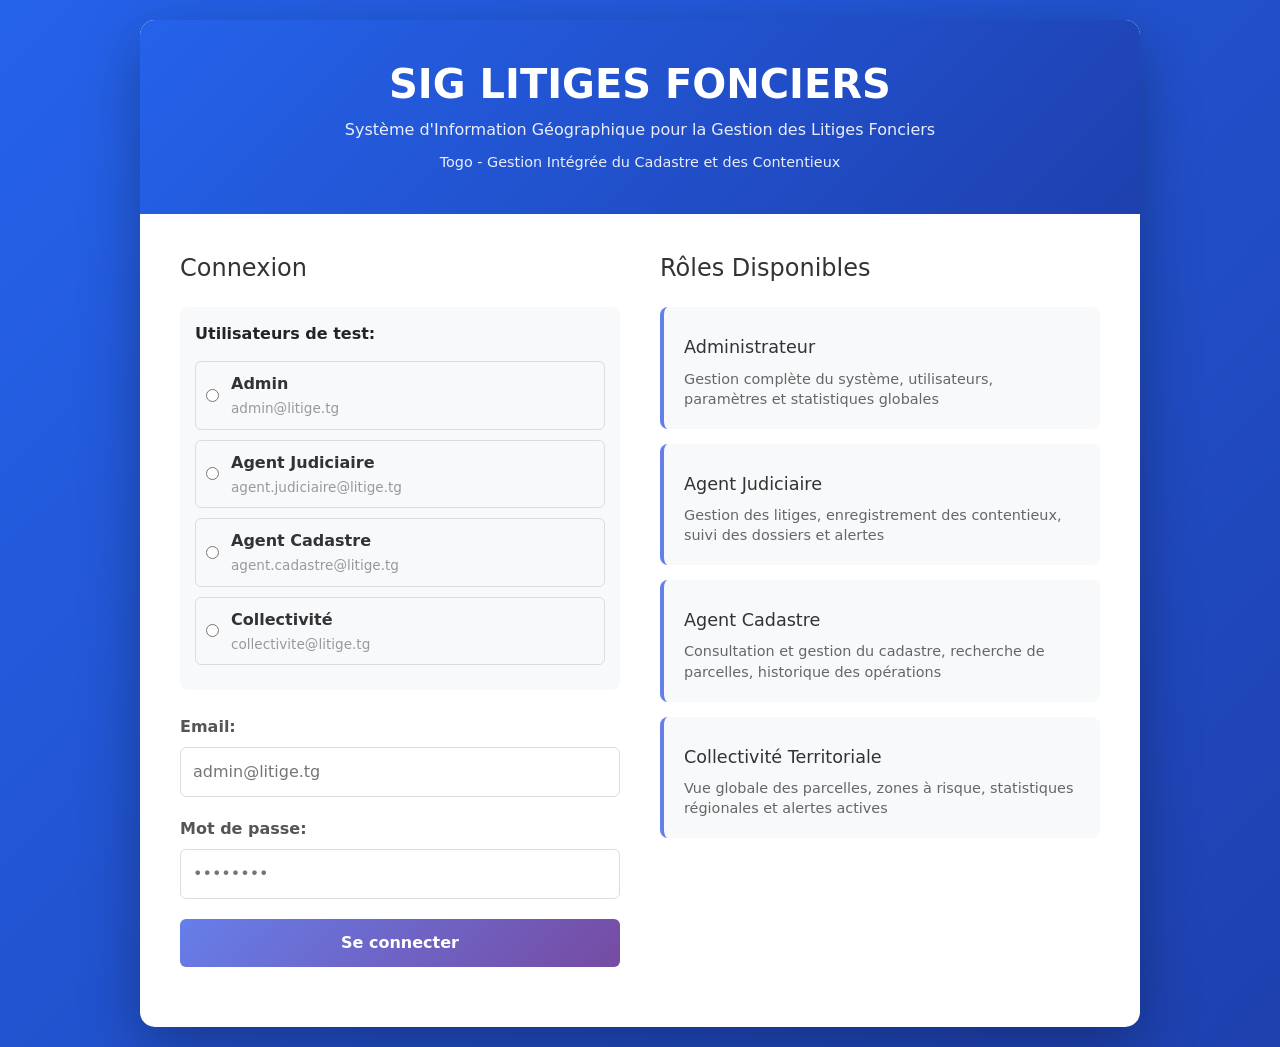
<file: app/templates/index.html>
<!DOCTYPE html>
<html lang="fr">
<head>
 <meta charset="UTF-8">
 <meta name="viewport" content="width=device-width, initial-scale=1.0">
 <title>SIG Litiges Fonciers - Accueil</title>
 <link href="https://cdn.jsdelivr.net/npm/bootstrap@5.3.0/dist/css/bootstrap.min.css" rel="stylesheet">
 <style>
 body {
 background: linear-gradient(135deg, #2563eb 0%, #1e40af 100%);
 min-height: 100vh;
 padding: 20px;
 display: flex;
 align-items: center;
 justify-content: center;
 }
 .login-container {
 background: white;
 border-radius: 15px;
 box-shadow: 0 20px 60px rgba(0,0,0,0.3);
 max-width: 1000px;
 width: 100%;
 }
 .header {
 background: linear-gradient(135deg, #2563eb 0%, #1e40af 100%);
 color: white;
 padding: 40px;
 text-align: center;
 border-radius: 15px 15px 0 0;
 }
 .header h1 {
 font-size: 2.5em;
 margin: 0;
 font-weight: 700;
 }
 .header p {
 margin: 10px 0 0 0;
 opacity: 0.9;
 }
 .main-content {
 display: grid;
 grid-template-columns: 1fr 1fr;
 gap: 40px;
 padding: 40px;
 }
 .form-section h2 {
 color: #333;
 font-size: 1.5em;
 margin-bottom: 25px;
 }
 .users-box {
 background: #f8f9fa;
 padding: 15px;
 border-radius: 8px;
 margin-bottom: 25px;
 }
 .user-item {
 padding: 10px;
 border: 1px solid #ddd;
 border-radius: 6px;
 margin-bottom: 10px;
 cursor: pointer;
 display: flex;
 align-items: center;
 transition: all 0.3s;
 }
 .user-item:hover {
 background: #e9ecef;
 border-color: #2563eb;
 }
 .user-item input[type="radio"] {
 margin-right: 12px;
 cursor: pointer;
 }
 .user-text {
 flex: 1;
 }
 .user-text .role {
 font-weight: 600;
 color: #333;
 margin-bottom: 2px;
 }
 .user-text .email {
 font-size: 0.85em;
 color: #999;
 }
 .form-group {
 margin-bottom: 20px;
 }
 .form-group label {
 font-weight: 600;
 color: #555;
 margin-bottom: 8px;
 display: block;
 }
 .form-group input {
 width: 100%;
 padding: 12px;
 border: 1px solid #ddd;
 border-radius: 6px;
 font-size: 1em;
 }
 .btn-login {
 width: 100%;
 padding: 12px;
 background: linear-gradient(135deg, #667eea 0%, #764ba2 100%);
 color: white;
 border: none;
 border-radius: 6px;
 font-weight: 600;
 font-size: 1em;
 cursor: pointer;
 margin-bottom: 20px;
 }
 .btn-login:hover {
 transform: translateY(-2px);
 box-shadow: 0 5px 15px rgba(102,126,234,0.4);
 }
 .roles-section h2 {
 color: #333;
 font-size: 1.5em;
 margin-bottom: 25px;
 }
 .role-card {
 background: #f8f9fa;
 border-left: 4px solid #667eea;
 padding: 20px;
 border-radius: 8px;
 margin-bottom: 15px;
 transition: all 0.3s;
 }
 .role-card:hover {
 transform: translateY(-3px);
 box-shadow: 0 8px 20px rgba(0,0,0,0.12);
 }
 .role-icon {
 font-size: 2em;
 margin-bottom: 10px;
 }
 .role-card h3 {
 color: #333;
 font-size: 1.1em;
 margin: 10px 0;
 }
 .role-card p {
 color: #666;
 font-size: 0.9em;
 margin: 0;
 line-height: 1.4;
 }
 .alert-msg {
 padding: 12px;
 border-radius: 6px;
 margin-bottom: 20px;
 display: none;
 }
 .alert-msg.show {
 display: block;
 }
 .alert-msg.error {
 background: #fee;
 color: #c33;
 border-left: 4px solid #c33;
 }
 .alert-msg.success {
 background: #efe;
 color: #3c3;
 border-left: 4px solid #3c3;
 }
 .separator {
 border-top: 1px solid #ddd;
 margin-top: 25px;
 padding-top: 20px;
 color: #999;
 font-size: 0.85em;
 }
 @media (max-width: 768px) {
 .main-content {
 grid-template-columns: 1fr;
 gap: 20px;
 padding: 20px;
 }
 .header {
 padding: 25px;
 }
 .header h1 {
 font-size: 1.8em;
 }
 }
 </style>
</head>
<body>
 <div class="login-container">
 <div class="header">
 <h1> SIG LITIGES FONCIERS</h1>
 <p>Système d'Information Géographique pour la Gestion des Litiges Fonciers</p>
 <p style="font-size: 0.9em; margin-top: 10px;">Togo - Gestion Intégrée du Cadastre et des Contentieux</p>
 </div>
 
 <div class="main-content">
 <!-- Colonne Gauche -->
 <div class="form-section">
 <h2>Connexion</h2>
 <div id="message" class="alert-msg"></div>
 
 <div class="users-box">
 <label style="font-weight: 600; margin-bottom: 15px; display: block;">Utilisateurs de test:</label>
 
 <div class="user-item" onclick="selectUser('admin@litige.tg', 'admin123', 'admin')">
 <input type="radio" name="user" value="admin">
 <div class="user-text">
 <div class="role"> Admin</div>
 <div class="email">admin@litige.tg</div>
 </div>
 </div>
 
 <div class="user-item" onclick="selectUser('agent.judiciaire@litige.tg', 'password123', 'agent_judiciaire')">
 <input type="radio" name="user" value="agent_judiciaire">
 <div class="user-text">
 <div class="role"> Agent Judiciaire</div>
 <div class="email">agent.judiciaire@litige.tg</div>
 </div>
 </div>
 
 <div class="user-item" onclick="selectUser('agent.cadastre@litige.tg', 'password123', 'agent_cadastre')">
 <input type="radio" name="user" value="agent_cadastre">
 <div class="user-text">
 <div class="role"> Agent Cadastre</div>
 <div class="email">agent.cadastre@litige.tg</div>
 </div>
 </div>
 
 <div class="user-item" onclick="selectUser('collectivite@litige.tg', 'password123', 'collectivite')">
 <input type="radio" name="user" value="collectivite">
 <div class="user-text">
 <div class="role"> Collectivité</div>
 <div class="email">collectivite@litige.tg</div>
 </div>
 </div>
 </div>
 
 <div class="form-group">
 <label>Email:</label>
 <input type="email" id="email" placeholder="admin@litige.tg">
 </div>
 
 <div class="form-group">
 <label>Mot de passe:</label>
 <input type="password" id="password" placeholder="••••••••">
 </div>
 
 <button class="btn-login" onclick="login()">Se connecter</button>
 </div>
 
 <!-- Colonne Droite -->
 <div class="roles-section">
 <h2> Rôles Disponibles</h2>
 
 <div class="role-card">
 <div class="role-icon"></div>
 <h3>Administrateur</h3>
 <p>Gestion complète du système, utilisateurs, paramètres et statistiques globales</p>
 </div>
 
 <div class="role-card">
 <div class="role-icon"></div>
 <h3>Agent Judiciaire</h3>
 <p>Gestion des litiges, enregistrement des contentieux, suivi des dossiers et alertes</p>
 </div>
 
 <div class="role-card">
 <div class="role-icon"></div>
 <h3>Agent Cadastre</h3>
 <p>Consultation et gestion du cadastre, recherche de parcelles, historique des opérations</p>
 </div>
 
 <div class="role-card">
 <div class="role-icon"></div>
 <h3>Collectivité Territoriale</h3>
 <p>Vue globale des parcelles, zones à risque, statistiques régionales et alertes actives</p>
 </div>
 </div>
 </div>
 </div>
 
 <script>
 function selectUser(email, password, role) {
 document.getElementById('email').value = email;
 document.getElementById('password').value = password;
 document.querySelector(`input[value="${role}"]`).checked = true;
 }
 
 async function login() {
 const email = document.getElementById('email').value;
 const password = document.getElementById('password').value;
 const msgDiv = document.getElementById('message');
 
 if (!email || !password) {
 msgDiv.className = 'alert-msg error show';
 msgDiv.textContent = 'Email et mot de passe requis';
 return;
 }
 
 msgDiv.className = 'alert-msg success show';
 msgDiv.textContent = 'Connexion en cours...';
 
 try {
 const response = await fetch('/api/auth/login', {
 method: 'POST',
 headers: { 'Content-Type': 'application/json' },
 body: JSON.stringify({
 email: email,
 mot_de_passe: password
 })
 });
 
 const data = await response.json();
 
 if (response.ok && data.access_token) {
 localStorage.setItem('api_token', data.access_token);
 localStorage.setItem('user_name', data.user?.nom || email);
 const roleNom = data.user?.role || 'admin';
 localStorage.setItem('user_role', roleNom);
 msgDiv.textContent = 'Connexion réussie! Redirection...';
 setTimeout(() => {
 const encodedName = encodeURIComponent(data.user?.nom || email);
 window.location.href = `/dashboard?role=${roleNom}&name=${encodedName}`;
 }, 1000);
 } else {
 msgDiv.className = 'alert-msg error show';
 msgDiv.textContent = data.message || 'Erreur de connexion';
 }
 } catch (error) {
 msgDiv.className = 'alert-msg error show';
 msgDiv.textContent = 'Erreur: ' + error.message;
 }
 }
 
 </script>
</body>
</html>
</file>
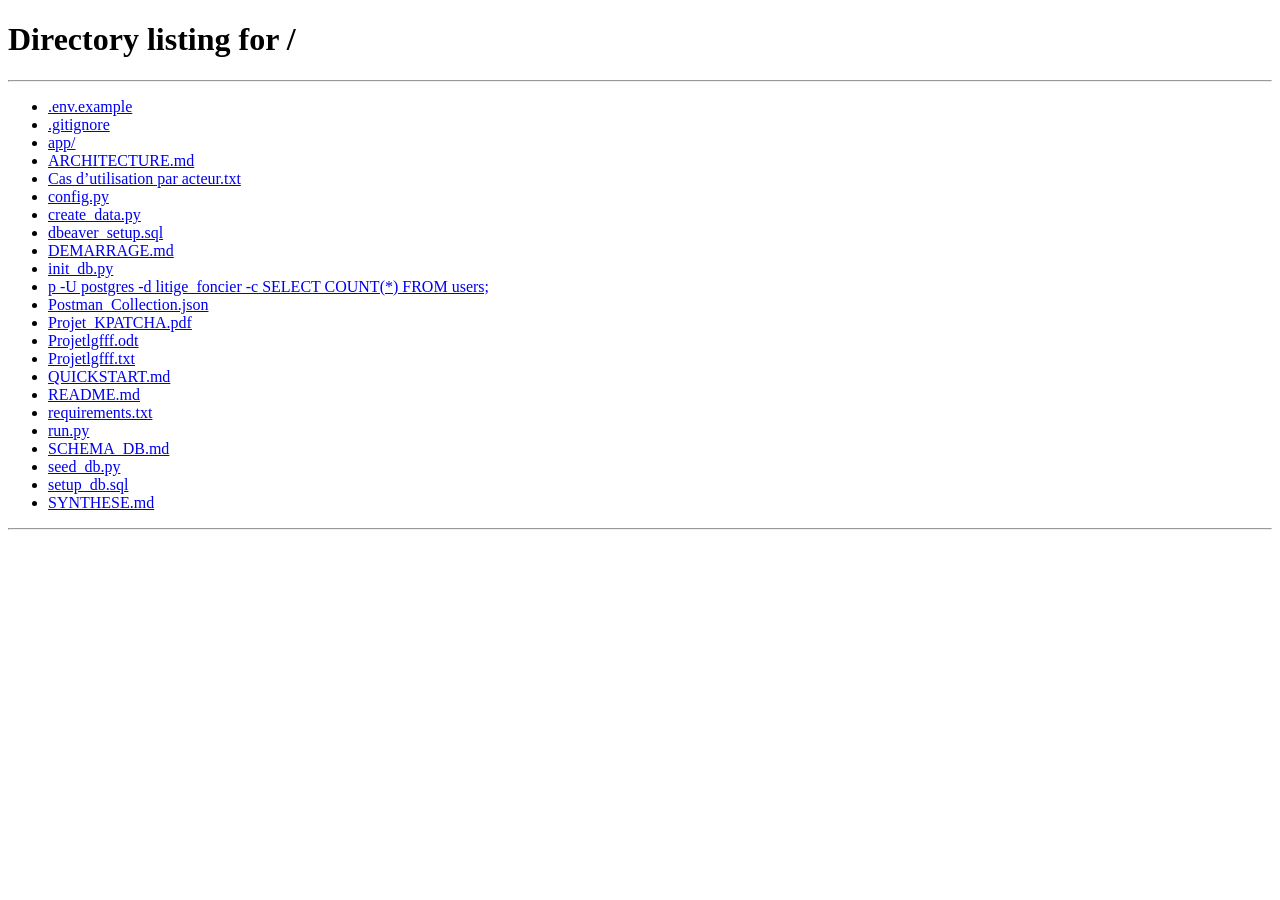
<file: app/templates/dashboard_admin.html>
<!DOCTYPE html>
<html lang="fr">
<head>
 <meta charset="UTF-8">
 <meta name="viewport" content="width=device-width, initial-scale=1.0">
 <title>Dashboard Admin - SIG Litiges Fonciers</title>
 <style>
 * {
 margin: 0;
 padding: 0;
 box-sizing: border-box;
 }
 
 body {
 font-family: -apple-system, BlinkMacSystemFont, 'Segoe UI', Roboto, sans-serif;
 background: #f5f7fa;
 }
 
 .navbar {
 background: linear-gradient(135deg, #2563eb 0%, #1e40af 100%);
 color: white;
 padding: 20px 40px;
 display: flex;
 justify-content: space-between;
 align-items: center;
 box-shadow: 0 2px 8px rgba(0, 0, 0, 0.1);
 }
 
 .navbar h1 {
 font-size: 1.5em;
 font-weight: 700;
 }
 
 .logout-btn {
 background: #dc2626;
 color: white;
 padding: 8px 16px;
 border: none;
 border-radius: 6px;
 cursor: pointer;
 font-weight: 600;
 white-space: nowrap;
 }
 
 .logout-btn:hover {
 background: #991b1b;
 }
 
 .container {
 max-width: 1400px;
 margin: 0 auto;
 padding: 40px 20px;
 }
 
 h2 {
 color: #333;
 margin-bottom: 25px;
 font-size: 1.8em;
 }
 
 .stats {
 display: grid;
 grid-template-columns: repeat(4, 1fr);
 gap: 20px;
 margin-bottom: 30px;
 }
 
 .stat {
 background: white;
 padding: 20px;
 border-radius: 8px;
 text-align: center;
 box-shadow: 0 2px 8px rgba(0, 0, 0, 0.08);
 border-left: 4px solid #2563eb;
 }
 
 .stat:nth-child(2) {
 border-left-color: #f59e0b;
 }
 
 .stat:nth-child(3) {
 border-left-color: #ef4444;
 }
 
 .stat:nth-child(4) {
 border-left-color: #10b981;
 }
 
 .stat-number {
 font-size: 2em;
 font-weight: 700;
 color: #2563eb;
 }
 
 .stat-label {
 color: #666;
 margin-top: 10px;
 }
 
 .tabs {
 display: flex;
 gap: 10px;
 margin-bottom: 25px;
 border-bottom: 2px solid #e0e0e0;
 }
 
 .tab {
 padding: 12px 24px;
 background: none;
 border: none;
 cursor: pointer;
 font-weight: 600;
 color: #666;
 border-bottom: 3px solid transparent;
 transition: all 0.3s;
 }
 
 .tab:hover {
 color: #2563eb;
 }
 
 .tab.active {
 color: #2563eb;
 border-bottom-color: #2563eb;
 }
 
 .tab-content {
 display: none;
 }
 
 .tab-content.active {
 display: block;
 }
 
 .card {
 background: white;
 border-radius: 8px;
 box-shadow: 0 2px 8px rgba(0, 0, 0, 0.08);
 padding: 25px;
 margin-bottom: 25px;
 }
 
 .card-header {
 background: linear-gradient(135deg, #2563eb 0%, #1e40af 100%);
 color: white;
 padding: 20px;
 font-weight: 600;
 margin: -25px -25px 20px -25px;
 border-radius: 8px 8px 0 0;
 }
 
 table {
 width: 100%;
 border-collapse: collapse;
 }
 
 th {
 background: #f8f9fa;
 padding: 12px;
 text-align: left;
 font-weight: 600;
 color: #666;
 border-bottom: 2px solid #e0e0e0;
 }
 
 td {
 padding: 12px;
 border-bottom: 1px solid #f0f0f0;
 }
 
 .badge {
 display: inline-block;
 padding: 4px 12px;
 border-radius: 4px;
 font-size: 0.85em;
 font-weight: 600;
 background: #dbeafe;
 color: #1e40af;
 }
 
 button {
 background: #2563eb;
 color: white;
 padding: 10px 20px;
 border: none;
 border-radius: 6px;
 cursor: pointer;
 font-weight: 600;
 transition: background 0.3s;
 }
 
 button:hover {
 background: #1e40af;
 }
 
 form {
 max-width: 500px;
 }
 
 label {
 display: block;
 font-weight: 600;
 margin-bottom: 8px;
 color: #333;
 }
 
 input, select, textarea {
 width: 100%;
 padding: 10px;
 border: 1px solid #ddd;
 border-radius: 6px;
 margin-bottom: 15px;
 font-size: 1em;
 }
 
 input:focus, select:focus, textarea:focus {
 outline: none;
 border-color: #2563eb;
 box-shadow: 0 0 0 3px rgba(37, 99, 235, 0.1);
 }
 </style>
</head>
<body>
 <div class="navbar">
 <h1> SIG Litiges Fonciers - Administrateur</h1>
 <div style="display: flex; align-items: center; gap: 20px;">
 <span id="userName"></span>
 <button class="logout-btn" onclick="logout()">Déconnexion</button>
 </div>
 </div>
 
 <div class="container">
 <h2> Administration Système</h2>
 
 <div class="stats">
 <div class="stat">
 <div class="stat-number" id="usersCount">0</div>
 <div class="stat-label">Utilisateurs</div>
 </div>
 <div class="stat">
 <div class="stat-number" id="parcellesCount">0</div>
 <div class="stat-label">Parcelles</div>
 </div>
 <div class="stat">
 <div class="stat-number" id="litigesCount">0</div>
 <div class="stat-label">Litiges</div>
 </div>
 <div class="stat">
 <div class="stat-number" id="alertesCount">0</div>
 <div class="stat-label">Alertes</div>
 </div>
 </div>
 
 <div class="tabs">
 <button class="tab active" onclick="switchTab('tableau')">Tableau de Bord</button>
 <button class="tab" onclick="switchTab('utilisateurs')"> Utilisateurs</button>
 <button class="tab" onclick="switchTab('roles')"> Rôles & Permissions</button>
 <button class="tab" onclick="switchTab('alertes')"> Règles d'Alerte</button>
 <button class="tab" onclick="switchTab('db')"> Gestion BD</button>
 </div>
 
 <!-- Onglet Tableau de Bord -->
 <div id="tableau" class="tab-content active">
 <div class="card">
 <div class="card-header"> Récapitulatif</div>
 <div style="display: grid; grid-template-columns: 1fr 1fr; gap: 20px;">
 <div>
 <h4 style="margin-bottom: 15px;">Utilisateurs Récents</h4>
 <table>
 <thead>
 <tr><th>Nom</th><th>Rôle</th><th>Email</th></tr>
 </thead>
 <tbody id="usersRecentsBody">
 <tr><td colspan="3" style="text-align: center;">Chargement...</td></tr>
 </tbody>
 </table>
 </div>
 <div>
 <h4 style="margin-bottom: 15px;">Statut Système</h4>
 <ul style="list-style: none;">
 <li style="padding: 8px 0;"><strong> Base de données:</strong> Connectée</li>
 <li style="padding: 8px 0;"><strong> API:</strong> En ligne</li>
 <li style="padding: 8px 0;"><strong> Authentification:</strong> Active</li>
 <li style="padding: 8px 0;"><strong> PostGIS:</strong> Disponible</li>
 </ul>
 </div>
 </div>
 </div>
 </div>
 
 <!-- Onglet Utilisateurs -->
 <div id="utilisateurs" class="tab-content">
 <div class="card">
 <div class="card-header"> Gestion des Utilisateurs</div>
 <div style="margin-bottom: 20px;">
 <button onclick="showCreateUser()"> Créer un nouvel utilisateur</button>
 </div>
 <table>
 <thead>
 <tr>
 <th>Nom</th>
 <th>Email</th>
 <th>Rôle</th>
 <th>Date Création</th>
 <th>Actions</th>
 </tr>
 </thead>
 <tbody id="allUsersBody">
 <tr><td colspan="5" style="text-align: center;">Chargement...</td></tr>
 </tbody>
 </table>
 </div>
 </div>
 
 <!-- Onglet Rôles -->
 <div id="roles" class="tab-content">
 <div class="card">
 <div class="card-header"> Gestion des Rôles et Permissions</div>
 <div>
 <h4 style="margin-top: 20px; margin-bottom: 15px;">Rôles Disponibles</h4>
 <table>
 <thead>
 <tr>
 <th>Rôle</th>
 <th>Permissions</th>
 <th>Utilisateurs</th>
 </tr>
 </thead>
 <tbody id="rolesBody">
 <tr><td colspan="3" style="text-align: center;">Chargement...</td></tr>
 </tbody>
 </table>
 </div>
 </div>
 </div>
 
 <!-- Onglet Alertes -->
 <div id="alertes" class="tab-content">
 <div class="card">
 <div class="card-header"> Paramétrer les Règles d'Alerte</div>
 <form id="alerteForm">
 <label>Type d'Alerte:</label>
 <select id="typeAlerte" required>
 <option value="">Sélectionner...</option>
 <option value="litige">Nouveau Litige</option>
 <option value="parcelle">Parcelle à Risque</option>
 <option value="validation">Validation Requise</option>
 </select>
 
 <label>Priorité:</label>
 <select id="prioriteAlerte" required>
 <option value="">Sélectionner...</option>
 <option value="basse">Basse</option>
 <option value="normale">Normale</option>
 <option value="haute">Haute</option>
 </select>
 
 <label>Destinataires (par rôle):</label>
 <select id="destinataires" multiple required>
 <option value="admin">Admin</option>
 <option value="agent_cadastre">Agent Cadastre</option>
 <option value="agent_judiciaire">Agent Judiciaire</option>
 <option value="collectivite">Collectivité</option>
 </select>
 
 <label>Description:</label>
 <textarea id="descAlerte" placeholder="Règle d'alerte" style="height: 80px;"></textarea>
 
 <button type="submit"> Enregistrer Règle</button>
 </form>
 </div>
 </div>
 
 <!-- Onglet BD -->
 <div id="db" class="tab-content">
 <div class="card">
 <div class="card-header"> Gestion Base de Données SIG</div>
 <div style="display: grid; grid-template-columns: 1fr 1fr; gap: 20px; margin-top: 20px;">
 <div>
 <h4 style="margin-bottom: 10px;"> Maintenance</h4>
 <button style="width: 100%; margin-bottom: 10px;">Vérifier l'Intégrité</button>
 <button style="width: 100%; margin-bottom: 10px;">Optimiser Index</button>
 <button style="width: 100%; margin-bottom: 10px;">Statistiques BD</button>
 </div>
 <div>
 <h4 style="margin-bottom: 10px;">ℹ Infos Système</h4>
 <ul style="list-style: none;">
 <li style="padding: 8px 0;"><strong>BD:</strong> litige_foncier</li>
 <li style="padding: 8px 0;"><strong>PostGIS:</strong> Activé</li>
 <li style="padding: 8px 0;"><strong>Version:</strong> PostgreSQL 12</li>
 <li style="padding: 8px 0;"><strong>Sauvegardes:</strong> Quotidiennes</li>
 </ul>
 </div>
 </div>
 </div>
 </div>
 </div>
 
 <script>
 const token = localStorage.getItem('api_token');
 if (!token) window.location.href = '/';
 
 document.getElementById('userName').textContent = localStorage.getItem('user_name') || 'Utilisateur';
 
 function switchTab(tabName) {
 document.querySelectorAll('.tab-content').forEach(el => el.classList.remove('active'));
 document.querySelectorAll('.tab').forEach(el => el.classList.remove('active'));
 document.getElementById(tabName).classList.add('active');
 event.target.classList.add('active');
 }

 async function loadStats() {
 try {
 const res = await fetch('/api/admin/base-donnees/status', {
 headers: { 'Authorization': `Bearer ${token}` }
 });
 if (res.ok) {
 const s = await res.json();
 document.getElementById('usersCount').textContent = s.utilisateurs_total ?? 0;
 document.getElementById('parcellesCount').textContent = s.parcelles_total ?? 0;
 document.getElementById('litigesCount').textContent = s.litiges_total ?? 0;
 document.getElementById('alertesCount').textContent = s.alertes_actives ?? 0;
 }
 } catch (e) { console.error(e); }
 }
 
 async function loadUsers() {
 try {
 const res = await fetch('/api/admin/utilisateurs', {
 headers: { 'Authorization': `Bearer ${token}` }
 });
 if (res.ok) {
 const data = await res.json();
 const users = data.utilisateurs || data.data || data || [];
 document.getElementById('usersRecentsBody').innerHTML = users.slice(0, 5).map(u => `
 <tr>
 <td><strong>${u.nom}</strong></td>
 <td><span class="badge">${u.role || 'N/A'}</span></td>
 <td>${u.email}</td>
 </tr>
 `).join('') || '<tr><td colspan="3">Pas d\'utilisateurs</td></tr>';
 document.getElementById('allUsersBody').innerHTML = users.map(u => `
 <tr>
 <td>${u.nom}</td>
 <td>${u.email}</td>
 <td><span class="badge">${u.role || 'N/A'}</span></td>
 <td>${u.date_creation ? new Date(u.date_creation).toLocaleDateString('fr-FR') : 'N/A'}</td>
 <td>
 <button onclick="toggleActif(${u.id}, ${u.actif})">${u.actif ? 'Désactiver' : 'Activer'}</button>
 </td>
 </tr>
 `).join('') || '<tr><td colspan="5">Pas d\'utilisateurs</td></tr>';
 }
 } catch (e) {
 console.error(e);
 }
 }

 async function loadRoles() {
 try {
 const res = await fetch('/api/admin/roles', {
 headers: { 'Authorization': `Bearer ${token}` }
 });
 if (res.ok) {
 const data = await res.json();
 const roles = data.roles || [];
 document.getElementById('rolesBody').innerHTML = roles.map(r => `
 <tr>
 <td><strong>${r.nom}</strong><br><small style="color:#999">${r.description}</small></td>
 <td><small>${Object.keys(r.permissions || {}).join(', ') || 'Toutes'}</small></td>
 <td>${r.nb_users ?? '—'}</td>
 </tr>
 `).join('') || '<tr><td colspan="3">Pas de rôles</td></tr>';
 }
 } catch (e) { console.error(e); }
 }
 
 document.getElementById('alerteForm').addEventListener('submit', function(e) {
 e.preventDefault();
 alert('Règle d\'alerte créée avec succès!');
 this.reset();
 });

 async function toggleActif(userId, currentActif) {
 try {
 const res = await fetch(`/api/admin/utilisateur/${userId}`, {
 method: 'PUT',
 headers: {
 'Authorization': `Bearer ${token}`,
 'Content-Type': 'application/json'
 },
 body: JSON.stringify({ actif: !currentActif })
 });
 if (res.ok) { loadUsers(); }
 } catch (e) { console.error(e); }
 }
 
 async function logout() {
 try {
 if (token) {
 await fetch('/api/auth/logout', {
 method: 'POST',
 headers: { 'Authorization': `Bearer ${token}`, 'Content-Type': 'application/json' }
 });
 }
 } catch (error) { console.error(error); }
 finally {
 localStorage.clear();
 window.location.href = '/';
 }
 }
 
 function showCreateUser() {
 const email = prompt('Email du nouvel utilisateur:');
 if (!email) return;
 const nom = prompt('Nom complet:');
 const mdp = prompt('Mot de passe:');
 const roleId = prompt('ID du rôle (1=admin, 2=cadastre, 3=judiciaire, 4=collectivite):');
 if (!email || !nom || !mdp || !roleId) { alert('Tous les champs sont requis'); return; }
 fetch('/api/auth/register', {
 method: 'POST',
 headers: { 'Authorization': `Bearer ${token}`, 'Content-Type': 'application/json' },
 body: JSON.stringify({ email, nom, mot_de_passe: mdp, role_id: parseInt(roleId) })
 }).then(r => r.json()).then(d => { alert(d.message || 'Utilisateur créé'); loadUsers(); });
 }
 
 function editUser(userId) {
 alert('Édition de l\'utilisateur ' + userId + ' à implémenter');
 }
 
 loadStats();
 loadUsers();
 loadRoles();
 </script>
</body>
</html>
</file>
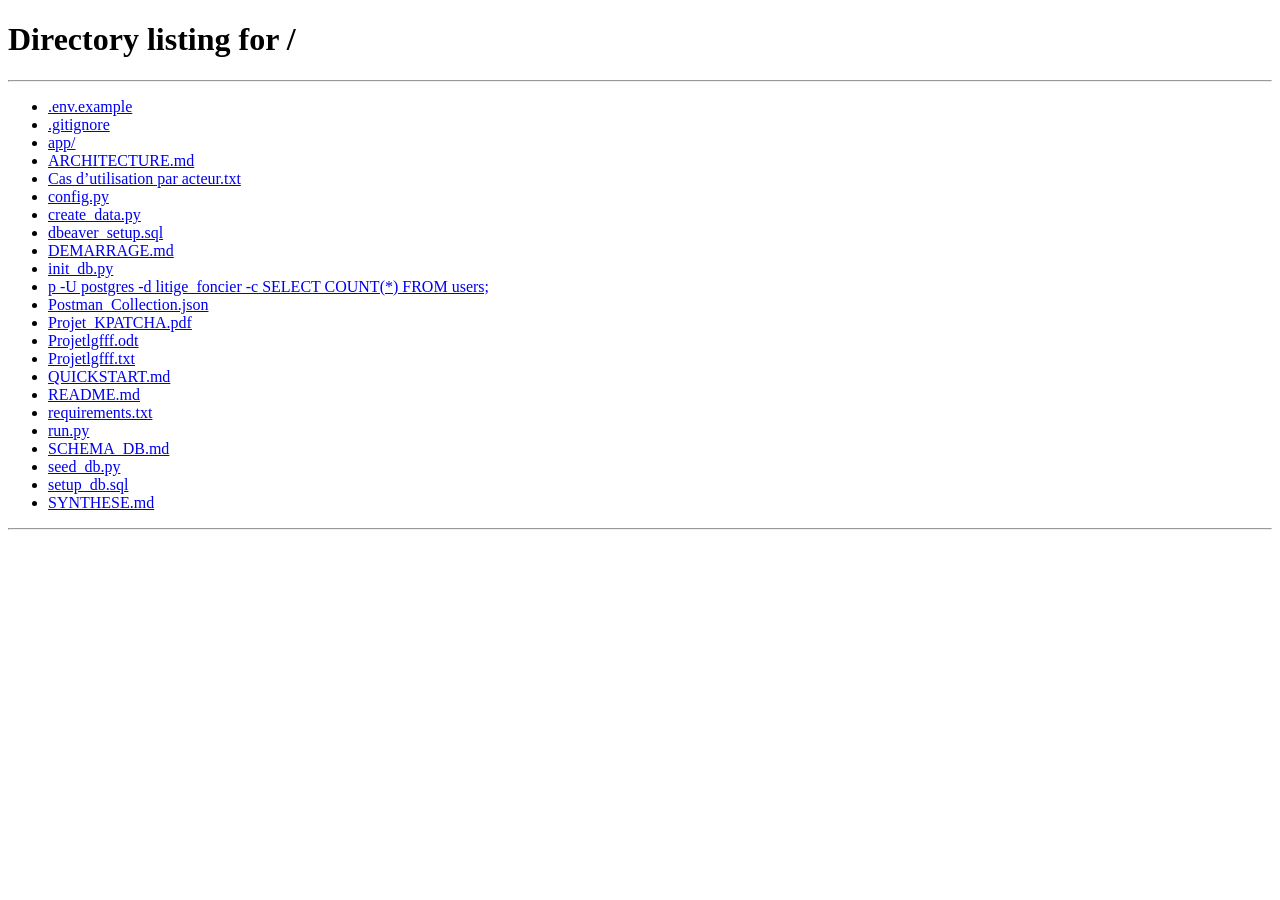
<file: app/templates/dashboard_cadastre.html>
<!DOCTYPE html>
<html lang="fr">
<head>
 <meta charset="UTF-8">
 <meta name="viewport" content="width=device-width, initial-scale=1.0">
 <title>Dashboard Cadastre - SIG Litiges Fonciers</title>
 <style>
 * {
 margin: 0;
 padding: 0;
 box-sizing: border-box;
 }
 
 body {
 font-family: -apple-system, BlinkMacSystemFont, 'Segoe UI', Roboto, sans-serif;
 background: #f5f7fa;
 }
 
 .navbar {
 background: linear-gradient(135deg, #2563eb 0%, #1e40af 100%);
 color: white;
 padding: 20px 40px;
 display: flex;
 justify-content: space-between;
 align-items: center;
 box-shadow: 0 2px 8px rgba(0, 0, 0, 0.1);
 }
 
 .navbar h1 {
 font-size: 1.5em;
 font-weight: 700;
 }
 
 .logout-btn {
 background: #dc2626;
 color: white;
 padding: 8px 16px;
 border: none;
 border-radius: 6px;
 cursor: pointer;
 font-weight: 600;
 white-space: nowrap;
 }
 
 .logout-btn:hover {
 background: #991b1b;
 }
 
 .container {
 max-width: 1400px;
 margin: 0 auto;
 padding: 40px 20px;
 }
 
 h2 {
 color: #333;
 margin-bottom: 25px;
 font-size: 1.8em;
 }
 
 .stats {
 display: grid;
 grid-template-columns: repeat(3, 1fr);
 gap: 20px;
 margin-bottom: 30px;
 }
 
 .stat {
 background: white;
 padding: 20px;
 border-radius: 8px;
 text-align: center;
 box-shadow: 0 2px 8px rgba(0, 0, 0, 0.08);
 }
 
 .stat-number {
 font-size: 2em;
 font-weight: 700;
 color: #2563eb;
 }
 
 .stat-label {
 color: #666;
 margin-top: 10px;
 }
 
 .tabs {
 display: flex;
 gap: 10px;
 margin-bottom: 25px;
 border-bottom: 2px solid #e0e0e0;
 }
 
 .tab {
 padding: 12px 24px;
 background: none;
 border: none;
 cursor: pointer;
 font-weight: 600;
 color: #666;
 border-bottom: 3px solid transparent;
 transition: all 0.3s;
 }
 
 .tab:hover {
 color: #2563eb;
 }
 
 .tab.active {
 color: #2563eb;
 border-bottom-color: #2563eb;
 }
 
 .tab-content {
 display: none;
 }
 
 .tab-content.active {
 display: block;
 }
 
 .card {
 background: white;
 border-radius: 8px;
 box-shadow: 0 2px 8px rgba(0, 0, 0, 0.08);
 padding: 25px;
 margin-bottom: 25px;
 }
 
 .card-header {
 background: linear-gradient(135deg, #2563eb 0%, #1e40af 100%);
 color: white;
 padding: 20px;
 font-weight: 600;
 margin: -25px -25px 20px -25px;
 border-radius: 8px 8px 0 0;
 }
 
 table {
 width: 100%;
 border-collapse: collapse;
 }
 
 th {
 background: #f8f9fa;
 padding: 12px;
 text-align: left;
 font-weight: 600;
 color: #666;
 border-bottom: 2px solid #e0e0e0;
 }
 
 td {
 padding: 12px;
 border-bottom: 1px solid #f0f0f0;
 }
 
 .search-box {
 margin-bottom: 20px;
 }
 
 input {
 width: 100%;
 padding: 12px;
 border: 1px solid #ddd;
 border-radius: 6px;
 font-size: 1em;
 }
 
 input:focus {
 outline: none;
 border-color: #2563eb;
 box-shadow: 0 0 0 3px rgba(37, 99, 235, 0.1);
 }
 
 button {
 background: #2563eb;
 color: white;
 padding: 10px 20px;
 border: none;
 border-radius: 6px;
 cursor: pointer;
 font-weight: 600;
 transition: background 0.3s;
 }
 
 button:hover {
 background: #1e40af;
 }
 
 .badge {
 display: inline-block;
 padding: 4px 8px;
 border-radius: 4px;
 font-size: 0.85em;
 background: #fef3c7;
 color: #92400e;
 }
 
 .badge.success {
 background: #d1fae5;
 color: #065f46;
 }
 
 label {
 display: block;
 font-weight: 600;
 margin-bottom: 8px;
 color: #333;
 }
 
 select, textarea {
 width: 100%;
 padding: 10px;
 border: 1px solid #ddd;
 border-radius: 6px;
 margin-bottom: 15px;
 font-size: 1em;
 }
 
 form {
 max-width: 500px;
 }
 </style>
</head>
<body>
 <div class="navbar">
 <h1> SIG Litiges Fonciers - Agent Cadastre</h1>
 <div style="display: flex; align-items: center; gap: 20px;">
 <span id="userName"></span>
 <button class="logout-btn" onclick="logout()">Déconnexion</button>
 </div>
 </div>
 
 <div class="container">
 <h2> Gestion Cadastrale</h2>
 
 <div class="stats">
 <div class="stat">
 <div class="stat-number" id="parcCount">0</div>
 <div class="stat-label">Parcelles</div>
 </div>
 <div class="stat">
 <div class="stat-number" id="litigCount">0</div>
 <div class="stat-label">En Contentieux</div>
 </div>
 <div class="stat">
 <div class="stat-number" id="alertCount">0</div>
 <div class="stat-label">Alertes Actives</div>
 </div>
 </div>
 
 <div class="tabs">
 <button class="tab active" onclick="switchTab('parcelles')">Parcelles</button>
 <button class="tab" onclick="switchTab('recherche')">Recherche</button>
 <button class="tab" onclick="switchTab('operations')">Opérations</button>
 <button class="tab" onclick="switchTab('contentieux')" style="color:#dc2626;">Bloquer au Contentieux</button>
 <button class="tab" onclick="switchTab('alertes')">Alertes</button>
 </div>
 
 <!-- Onglet Parcelles -->
 <div id="parcelles" class="tab-content active">
 <div class="card">
 <div class="card-header"> Liste des Parcelles</div>
 <table>
 <thead>
 <tr>
 <th>Numéro</th>
 <th>Propriétaire</th>
 <th>Commune</th>
 <th>Statut</th>
 <th>État Juridique</th>
 <th>Superficie</th>
 </tr>
 </thead>
 <tbody id="parcellesBody">
 <tr><td colspan="6" style="text-align: center;">Chargement...</td></tr>
 </tbody>
 </table>
 </div>
 </div>
 
 <!-- Onglet Recherche -->
 <div id="recherche" class="tab-content">
 <div class="card">
 <div class="card-header"> Rechercher une Parcelle</div>
 <div class="search-box">
 <input type="text" id="searchInput" placeholder="Entrez un numéro de parcelle (ex: MAR-2024-001)">
 </div>
 <table>
 <thead>
 <tr>
 <th>Numéro</th>
 <th>Propriétaire</th>
 <th>Commune</th>
 <th>État Juridique</th>
 <th>Actions</th>
 </tr>
 </thead>
 <tbody id="searchBody">
 <tr><td colspan="5" style="text-align: center;">Saisissez un numéro pour rechercher</td></tr>
 </tbody>
 </table>
 </div>
 </div>
 
 <!-- Onglet Opérations -->
 <div id="operations" class="tab-content">
 <div class="card">
 <div class="card-header"> Enregistrer une Opération Cadastrale</div>
 <form id="operationForm">
 <label>Numéro Parcelle:</label>
 <input type="text" id="parcNumero" placeholder="MAR-2024-001" required>
 
 <label>Type d'Opération:</label>
 <select id="opType" required>
 <option value="">Sélectionner...</option>
 <option value="transfert">Transfert de propriété</option>
 <option value="division">Division de parcelle</option>
 <option value="fusion">Fusion de parcelles</option>
 <option value="modification">Modification de superficie</option>
 </select>
 
 <label>Description:</label>
 <textarea id="opDescription" placeholder="Détails de l'opération" style="height: 100px;"></textarea>
 
 <button type="submit"> Enregistrer Opération</button>
 </form>
 </div>
 </div>
 
 <!-- Onglet Bloquer au Contentieux -->
 <div id="contentieux" class="tab-content">
 <div class="card">
 <div class="card-header" style="background: linear-gradient(135deg, #dc2626 0%, #991b1b 100%);">Bloquer un dossier au Contentieux</div>
 <p style="margin-bottom:20px;color:#555;line-height:1.6;">
 Cette action <strong>bloque toutes les opérations d'immatriculation</strong> liées à la parcelle
 et la place officiellement <strong>au contentieux</strong>. Les litiges actifs associés passent
 en statut <em>en cours de traitement</em>.
 </p>
 <form id="contentieuxForm" style="max-width:520px;">
 <label>Numéro de Parcelle à bloquer *</label>
 <input type="text" id="cNumParcelle" placeholder="Ex: MAR-2024-001" required
 style="margin-bottom:15px;">

 <label>Motif du blocage *</label>
 <select id="cMotif" style="width:100%;padding:10px;border:1px solid #ddd;border-radius:6px;margin-bottom:15px;font-size:1em;" required>
 <option value="">Sélectionner un motif...</option>
 <option value="Litige en cours de traitement judiciaire">Litige en cours de traitement judiciaire</option>
 <option value="Saisie judiciaire notifiée">Saisie judiciaire notifiée</option>
 <option value="Alerte reçue de l'agent judiciaire">Alerte reçue de l'agent judiciaire</option>
 <option value="Suspicion de double titre">Suspicion de double titre</option>
 <option value="Conflit de limite en cours d'instruction">Conflit de limite en cours d'instruction</option>
 <option value="Opposition enregistrée">Opposition enregistrée</option>
 </select>

 <label>Observations complémentaires</label>
 <textarea id="cObservations" placeholder="Précisions sur le blocage..." style="height:90px;width:100%;padding:10px;border:1px solid #ddd;border-radius:6px;margin-bottom:15px;font-size:1em;"></textarea>

 <button type="submit" style="background:#dc2626;" onmouseover="this.style.background='#991b1b'" onmouseout="this.style.background='#dc2626'">
 Confirmer le Blocage au Contentieux
 </button>
 <div id="contentieuxMsg" style="margin-top:15px;padding:12px 16px;border-radius:6px;display:none;"></div>
 </form>
 </div>

 <!-- Parcelles déjà bloquées -->
 <div class="card">
 <div class="card-header" style="background: linear-gradient(135deg, #dc2626 0%, #991b1b 100%);">Parcelles placées au Contentieux</div>
 <table>
 <thead>
 <tr>
 <th>Numéro Parcelle</th>
 <th>Propriétaire</th>
 <th>Commune</th>
 <th>Etat Juridique</th>
 <th>Litiges liés</th>
 </tr>
 </thead>
 <tbody id="contentieuxBody">
 <tr><td colspan="5" style="text-align:center;">Chargement...</td></tr>
 </tbody>
 </table>
 </div>
 </div>

 <!-- Onglet Alertes -->
 <div id="alertes" class="tab-content">
 <div class="card">
 <div class="card-header"> Alertes de Litige</div>
 <div id="alertesBody">Chargement...</div>
 </div>
 </div>
 </div>
 
 <script>
 const token = localStorage.getItem('api_token');
 if (!token) window.location.href = '/';
 
 document.getElementById('userName').textContent = localStorage.getItem('user_name') || 'Utilisateur';
 
 function switchTab(tabName) {
 document.querySelectorAll('.tab-content').forEach(el => el.classList.remove('active'));
 document.querySelectorAll('.tab').forEach(el => el.classList.remove('active'));
 document.getElementById(tabName).classList.add('active');
 event.target.classList.add('active');
 if (tabName === 'contentieux') loadContentieux();
 }
 
 async function loadParcelles() {
 try {
 const res = await fetch('/api/cadastre/parcelles', {
 headers: { 'Authorization': `Bearer ${token}` }
 });
 if (res.ok) {
 const data = await res.json();
 const parcelles = data.parcelles || [];
 document.getElementById('parcCount').textContent = data.count ?? parcelles.length;
 const litigieuses = parcelles.filter(p => p.statut === 'litigieuse').length;
 document.getElementById('litigCount').textContent = litigieuses;
 document.getElementById('parcellesBody').innerHTML = parcelles.map(p => `
 <tr>
 <td><strong>${p.numero_parcelle}</strong></td>
 <td>${p.proprietaire || 'N/A'}</td>
 <td>${p.commune || 'N/A'}</td>
 <td><span class="badge ${p.statut === 'litigieuse' ? '' : 'success'}">${p.statut}</span></td>
 <td>${p.etat_juridique || 'N/A'}</td>
 <td>${p.superficie ? p.superficie + ' m²' : 'N/A'}</td>
 </tr>
 `).join('') || '<tr><td colspan="6">Pas de parcelles</td></tr>';
 }
 } catch (e) {
 console.error(e);
 }
 }
 
 document.getElementById('searchInput').addEventListener('keyup', async function() {
 const query = this.value.trim();
 if (query.length < 2) {
 document.getElementById('searchBody').innerHTML = '<tr><td colspan="5">Saisissez au moins 2 caractères</td></tr>';
 return;
 }
 
 try {
 const res = await fetch(`/api/cadastre/parcelles?search=${encodeURIComponent(query)}`, {
 headers: { 'Authorization': `Bearer ${token}` }
 });
 if (res.ok) {
 const data = await res.json();
 const parcelles = data.parcelles || [];
 document.getElementById('searchBody').innerHTML = parcelles.map(p => `
 <tr>
 <td><strong>${p.numero_parcelle}</strong></td>
 <td>${p.proprietaire || 'N/A'}</td>
 <td>${p.commune || 'N/A'}</td>
 <td>${p.etat_juridique || 'N/A'}</td>
 <td>
 <span class="badge ${p.statut === 'litigieuse' ? '' : 'success'}">${p.statut}</span>
 </td>
 </tr>
 `).join('') || '<tr><td colspan="5">Aucune parcelle trouvée</td></tr>';
 }
 } catch (e) {
 console.error(e);
 }
 });
 
 document.getElementById('operationForm').addEventListener('submit', async function(e) {
 e.preventDefault();
 const numParcelle = document.getElementById('parcNumero').value.trim();
 const typeOp = document.getElementById('opType').value;
 const desc = document.getElementById('opDescription').value;

 // Chercher la parcelle par numéro
 try {
 const searchRes = await fetch(`/api/cadastre/parcelles?numero=${encodeURIComponent(numParcelle)}`, {
 headers: { 'Authorization': `Bearer ${token}` }
 });
 const searchData = await searchRes.json();
 const parcelle = (searchData.parcelles || [])[0];
 if (!parcelle) { alert('Parcelle introuvable: ' + numParcelle); return; }

 const res = await fetch('/api/cadastre/operation', {
 method: 'POST',
 headers: { 'Authorization': `Bearer ${token}`, 'Content-Type': 'application/json' },
 body: JSON.stringify({ parcelle_id: parcelle.id, type_operation: typeOp, description: desc })
 });
 const data = await res.json();
 if (res.ok) {
 alert(' ' + data.message);
 this.reset();
 } else {
 alert(' ' + (data.message || data.raison || 'Erreur'));
 }
 } catch (error) {
 alert('Erreur: ' + error.message);
 }
 });
 
 async function loadAlertes() {
 try {
 const res = await fetch('/api/litige/alertes', {
 headers: { 'Authorization': `Bearer ${token}` }
 });
 if (res.ok) {
 const data = await res.json();
 const alertes = data.alertes || [];
 document.getElementById('alertCount').textContent = alertes.length;
 document.getElementById('alertesBody').innerHTML = alertes.map(a => `
 <div style="background: #fef3c7; border-left: 4px solid ${a.priorite === 'haute' ? '#ef4444' : '#f59e0b'}; padding: 15px; margin-bottom: 15px; border-radius: 4px;">
 <strong> ${a.type_alerte?.replace(/_/g,' ').toUpperCase() || 'ALERTE'}</strong><br>
 <small style="color:#555">${a.message || ''}</small><br>
 <small style="color: #999;">Priorité: <strong>${a.priorite}</strong> | Parcelle ID: ${a.parcelle_id} | ${a.date_creation ? new Date(a.date_creation).toLocaleDateString('fr-FR') : ''}</small>
 </div>
 `).join('') || '<p style="color:#999;text-align:center">Aucune alerte active</p>';
 }
 } catch (e) {
 console.error(e);
 }
 }
 
 async function logout() {
 try {
 if (token) {
 await fetch('/api/auth/logout', {
 method: 'POST',
 headers: { 'Authorization': `Bearer ${token}`, 'Content-Type': 'application/json' }
 });
 }
 } catch (error) { console.error(error); }
 finally {
 localStorage.clear();
 window.location.href = '/';
 }
 }
 
 // ── BLOQUER AU CONTENTIEUX ───────────────────────────────────────
 document.getElementById('contentieuxForm').addEventListener('submit', async function(e) {
 e.preventDefault();
 const msgDiv = document.getElementById('contentieuxMsg');
 msgDiv.style.display = 'none';

 const numParcelle = document.getElementById('cNumParcelle').value.trim();
 const motif = document.getElementById('cMotif').value;
 const observations = document.getElementById('cObservations').value.trim();

 if (!numParcelle || !motif) {
 msgDiv.style.cssText = 'display:block;background:#fee2e2;color:#991b1b;border-left:4px solid #dc2626;padding:12px 16px;border-radius:6px;margin-top:15px;';
 msgDiv.textContent = 'Veuillez renseigner le numéro de parcelle et le motif.';
 return;
 }

 try {
 const res = await fetch('/api/cadastre/bloquer-contentieux', {
 method: 'POST',
 headers: { 'Authorization': `Bearer ${token}`, 'Content-Type': 'application/json' },
 body: JSON.stringify({
 parcelle_id: numParcelle,
 motif: motif,
 observations: observations || undefined
 })
 });
 const data = await res.json();
 if (res.ok) {
 msgDiv.style.cssText = 'display:block;background:#d1fae5;color:#065f46;border-left:4px solid #10b981;padding:12px 16px;border-radius:6px;margin-top:15px;';
 msgDiv.textContent = data.message;
 this.reset();
 loadParcelles();
 loadContentieux();
 } else {
 msgDiv.style.cssText = 'display:block;background:#fee2e2;color:#991b1b;border-left:4px solid #dc2626;padding:12px 16px;border-radius:6px;margin-top:15px;';
 msgDiv.textContent = data.message || 'Erreur lors du blocage';
 }
 } catch (err) {
 msgDiv.style.cssText = 'display:block;background:#fee2e2;color:#991b1b;border-left:4px solid #dc2626;padding:12px 16px;border-radius:6px;margin-top:15px;';
 msgDiv.textContent = 'Erreur réseau : ' + err.message;
 }
 });

 async function loadContentieux() {
 try {
 const res = await fetch('/api/cadastre/parcelles?statut=bloquee', {
 headers: { 'Authorization': `Bearer ${token}` }
 });
 if (!res.ok) return;
 const data = await res.json();
 const parcelles = data.parcelles || [];
 document.getElementById('contentieuxBody').innerHTML = parcelles.map(p => `
 <tr>
 <td><strong>${p.numero_parcelle}</strong></td>
 <td>${p.proprietaire || 'N/A'}</td>
 <td>${p.commune || 'N/A'}</td>
 <td><span class="badge" style="background:#fee2e2;color:#991b1b;">${p.etat_juridique || 'contentieux'}</span></td>
 <td><span class="badge">${p.nombre_litiges || 0} litige(s)</span></td>
 </tr>
 `).join('') || '<tr><td colspan="5" style="text-align:center;color:#999;">Aucune parcelle bloquée</td></tr>';
 } catch (e) { console.error(e); }
 }

 loadParcelles();
 loadAlertes();
 </script>
</body>
</html>
</file>
